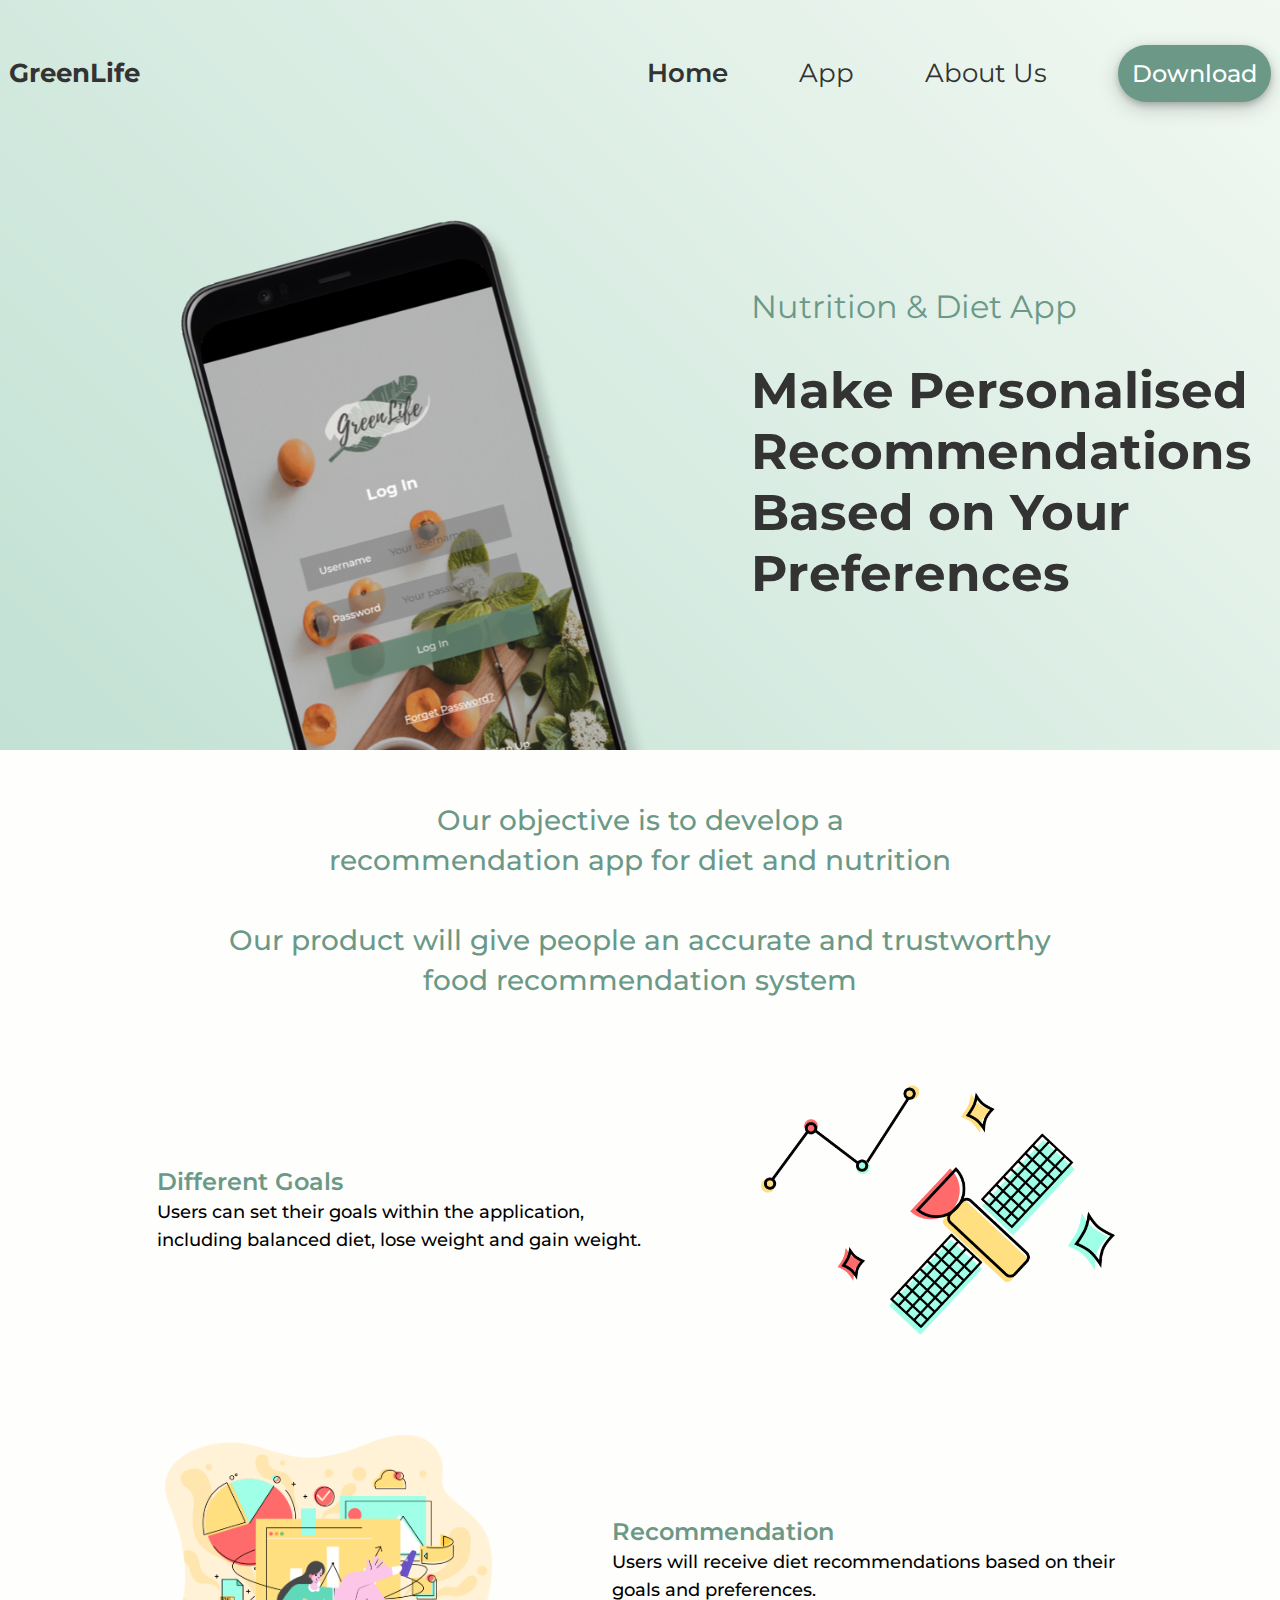
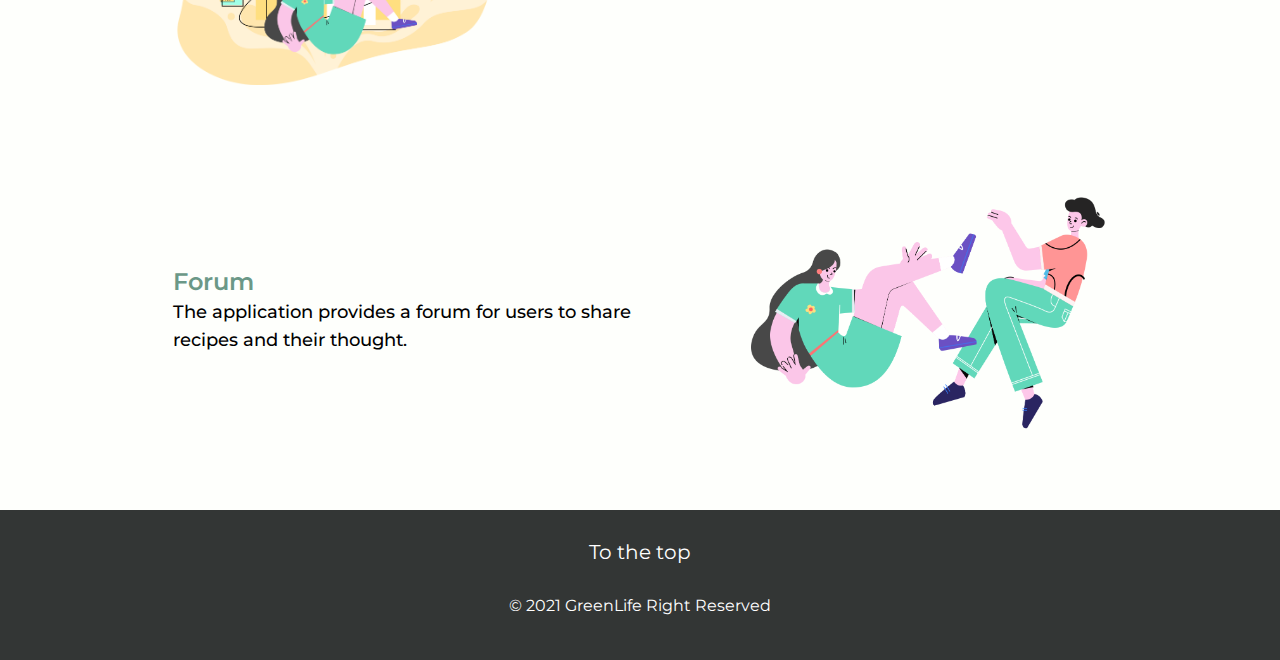
<file: index.html>
<!DOCTYPE html>
<html lang="en">

<head>
    <meta charset="UTF-8">
    <meta http-equiv="X-UA-Compatible" content="IE=edge">
    <meta name="viewport" content="width=device-width, initial-scale=1.0">
    <title>GreenLife - Home</title>
    <link rel="preconnect" href="https://fonts.googleapis.com"> 
    <link rel="preconnect" href="https://fonts.gstatic.com" crossorigin> 
    <link href="https://fonts.googleapis.com/css2?family=Montserrat:wght@300;400;500;600;700&display=swap" rel="stylesheet">
    <link rel="stylesheet" href="style.css">
</head>

<body>
    <div id="topSection">
        <nav name="top" class="topNav">
            <span id="productName"><a href="index.html">GreenLife</a></span>
            <span id="navTitle1" class="navTitles"><a href="index.html">Home</a></span>
            <span class="navTitles"><a href="app.html">App</a></span>
            <span class="navTitles"><a href="aboutus.html">About Us</a></span>
            <button id="download" class="navTitles" type="button" onclick="window.location.href='download.html'">Download</button>
        </nav>
        <div>
            <img id="headerImg" src="Image/img1.png" alt="">
            <div id="titleSection">
                <p class="subTitle">Nutrition & Diet App</p>
                <p class="mainTitle">
                    Make Personalised<br/>
                    Recommendations<br/>
                    Based on Your Preferences
                </p>
            </div>     
        </div>
    </div>
    <div class="bodySection">
        <p class="homeIntro">
            Our objective is to develop a <br>
            recommendation app for diet and nutrition <br><br>
            Our product will give people an accurate and trustworthy <br> 
            food recommendation system<br>
        </p>
        <div class="group1">
            <p>
                <span>Different Goals</span><br>
                Users can set their goals within the application, <br>
                including balanced diet, lose weight and gain weight.
            </p>
            <img src="Image/goal.png" alt="">
        </div>
       
        <div class="group2">
            <img src="Image/recommendation.png" alt="">
            <p>
                <span>Recommendation</span><br>
                Users will receive diet recommendations based on their <br>
                goals and preferences.
            </p>
            
        </div>
        <div class="group1">
            <p>
                <span>Forum</span><br>
                The application provides a forum for users to share <br>
                recipes and their thought.
                 
            </p>
            <img src="Image/forum.png" alt="">
        </div>
    </div>
    <div class="footer">
        <div><a class="goTop" href="#top">To the top</a></div>
        <p>&copy; 2021 GreenLife Right Reserved</p>
    </div>
</body>

</html>
</file>
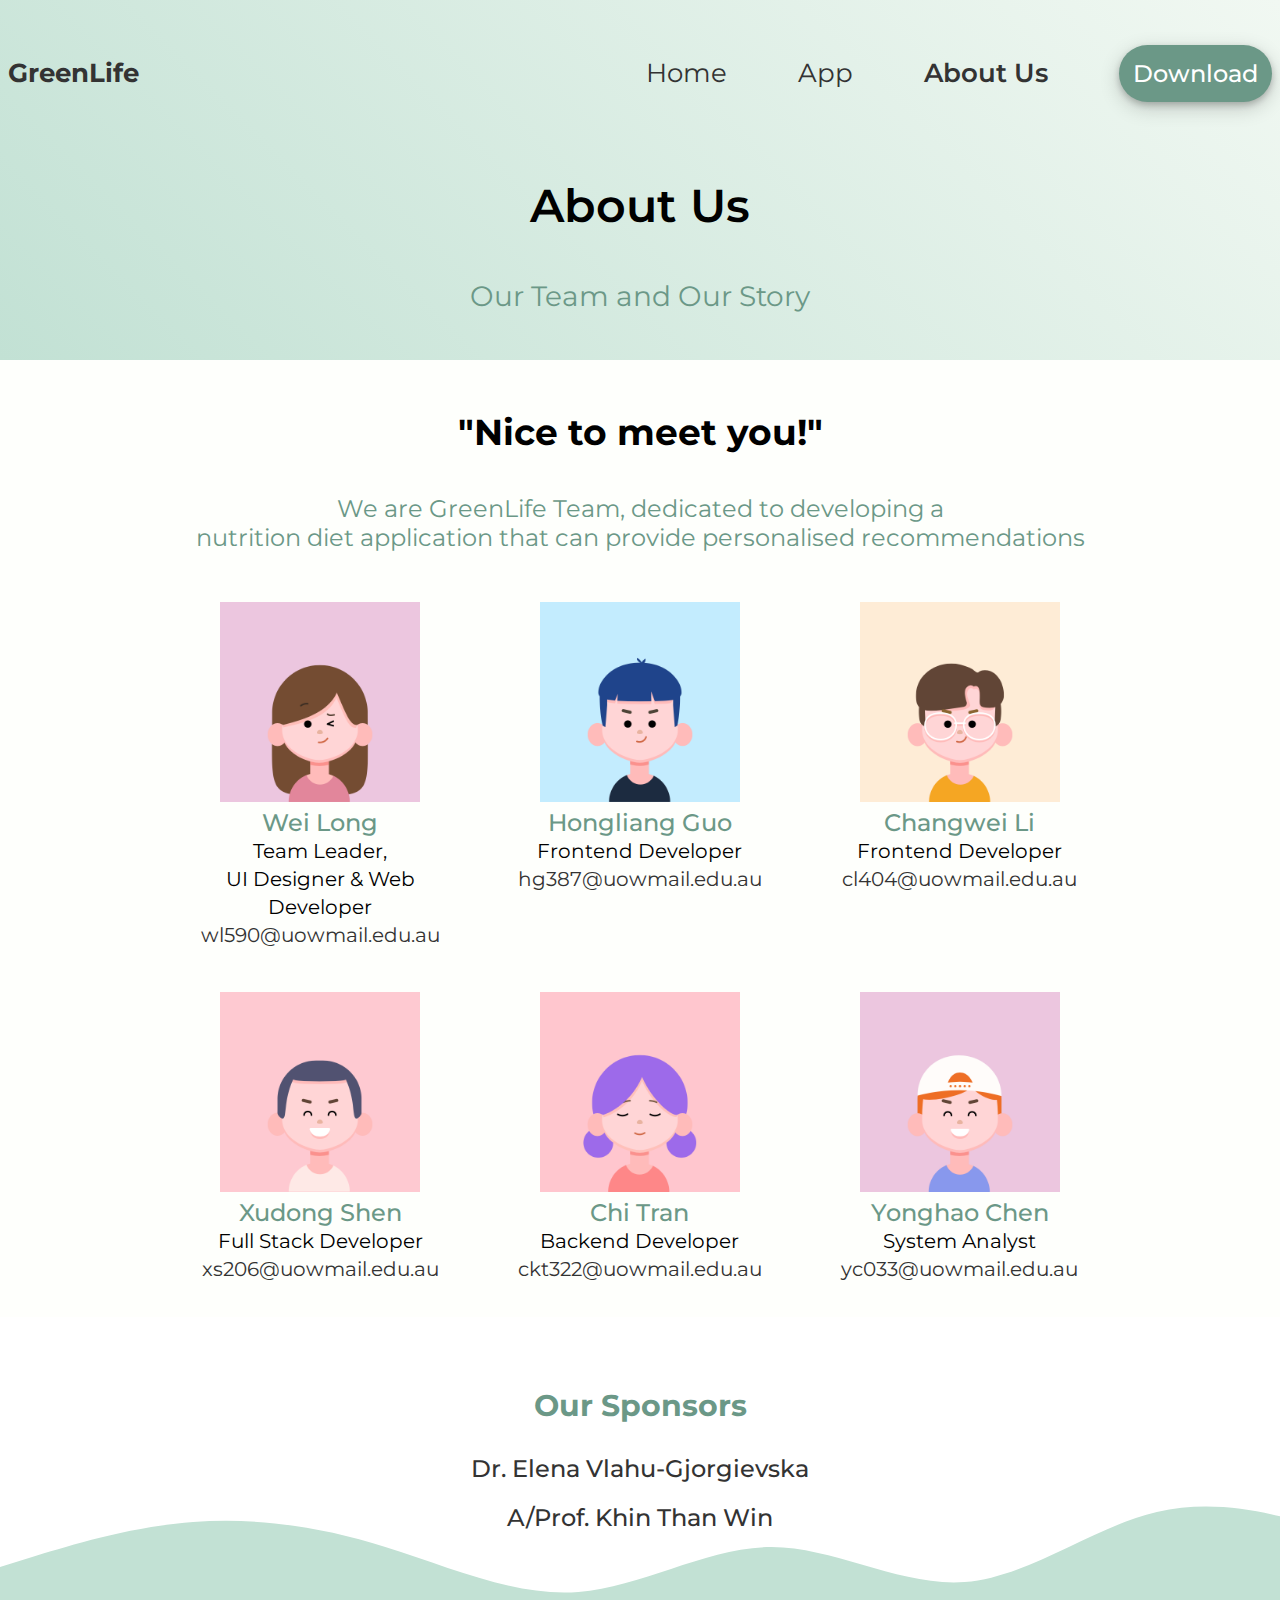
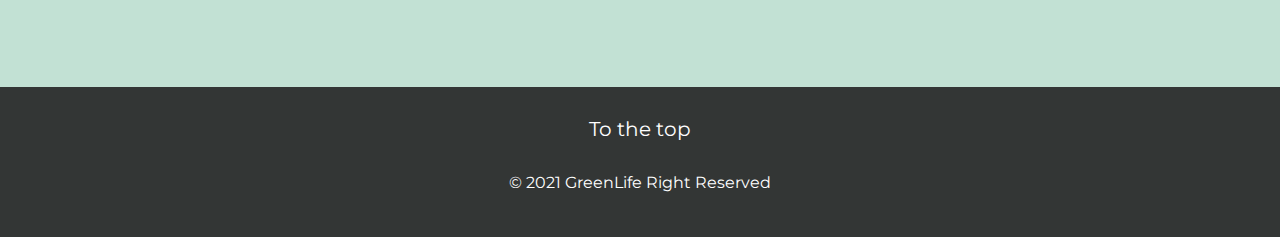
<file: aboutus.html>
<!DOCTYPE html>
<html lang="en">
<head>
    <meta charset="UTF-8">
    <meta http-equiv="X-UA-Compatible" content="IE=edge">
    <meta name="viewport" content="width=device-width, initial-scale=1.0">
    <title>GreenLife - About Us</title>
    <link rel="preconnect" href="https://fonts.googleapis.com"> 
    <link rel="preconnect" href="https://fonts.gstatic.com" crossorigin> 
    <link href="https://fonts.googleapis.com/css2?family=Montserrat:wght@300;400;500;600;700&display=swap" rel="stylesheet">
    <link rel="stylesheet" href="style.css">
</head>
<body>
    <!--Todo: add stakeholders information-->
    <div class="otherTopSection">
        <nav name="top" class="topNav">
            <span id="productName"><a href="index.html">GreenLife</a></span>
            <span id="othernavTitle1" class="navTitles"><a href="index.html">Home</a></span>
            <span class="navTitles"><a href="app.html">App</a></span>
            <span class="navTitles" id="highlight"><a href="aboutus.html">About Us</a></span>
            <button id="download" class="navTitles" type="button" onclick="window.location.href='download.html'">Download</button>
        </nav>
        <p class="pageTitle">About Us</p>
        <span class="pageSubtitle">Our Team and Our Story</span>
    </div>
    <div id="aboutusBody" class="otherBody">
        <p class="greating">"Nice to meet you!"</p>
        <p class="ourTeam">We are GreenLife Team, dedicated to developing a<br>
            nutrition diet application that can provide personalised recommendations</p>
        <div class="firstRow">
            <div class="member1">
                <img src="Image/wl.png" alt="">
                <p class="memberName">Wei Long</p>
                <p>Team Leader,<br>UI Designer & Web Developer</p>
                <p><a href="mailto:wl590@uowmail.edu.au">wl590@uowmail.edu.au</a></p>
            </div>
            <div class="member1">
                <img src="Image/gl.png" alt="">
                <p class="memberName">Hongliang Guo</p>
                <p>Frontend Developer</p>
                <p><a href="mailto:hg387@uowmail.edu.au">hg387@uowmail.edu.au</a></p>
            </div>
            <div class="member3">
                <img src="Image/cl.png" alt="">
                <p class="memberName">Changwei Li</p>
                <p>Frontend Developer</p>
                <p><a href="mailto:cl404@uowmail.edu.au">cl404@uowmail.edu.au</a></p>
            </div>
        </div>
        <div class="SecondRow">
            <div class="member4">
                <img src="Image/xs.png" alt="">
                <p class="memberName">Xudong Shen</p>
                <p>Full Stack Developer</p>
                <p><a href="mailto:xs206@uowmail.edu.au">xs206@uowmail.edu.au</a></p>
            </div>
            <div class="member4">
                <img src="Image/ct.png" alt="">
                <p class="memberName">Chi Tran</p>
                <p>Backend Developer</p>
                <p><a href="mailto:ckt322@uowmail.edu.au">ckt322@uowmail.edu.au</a></p>
            </div>
            <div class="member5">
                <img src="Image/c.png" alt="">
                <p class="memberName">Yonghao Chen</p>
                <p>System Analyst</p>
                <p><a href="mailto:yc033@uowmail.edu.au">yc033@uowmail.edu.au</a></p>
            </div>
        </div>
    </div>
    <div class="sponsorSec">
        <p class="ourSponsors">Our Sponsors</p>
        <p class="sponsorName">Dr. Elena Vlahu-Gjorgievska</p>
        <p class="sponsorName">A/Prof. Khin Than Win</p>
    </div>
    <div class="footer">
        <div><a class="goTop" href="#top">To the top</a></div>
        <p>&copy; 2021 GreenLife Right Reserved</p>
    </div>
</body>
</html>
</file>
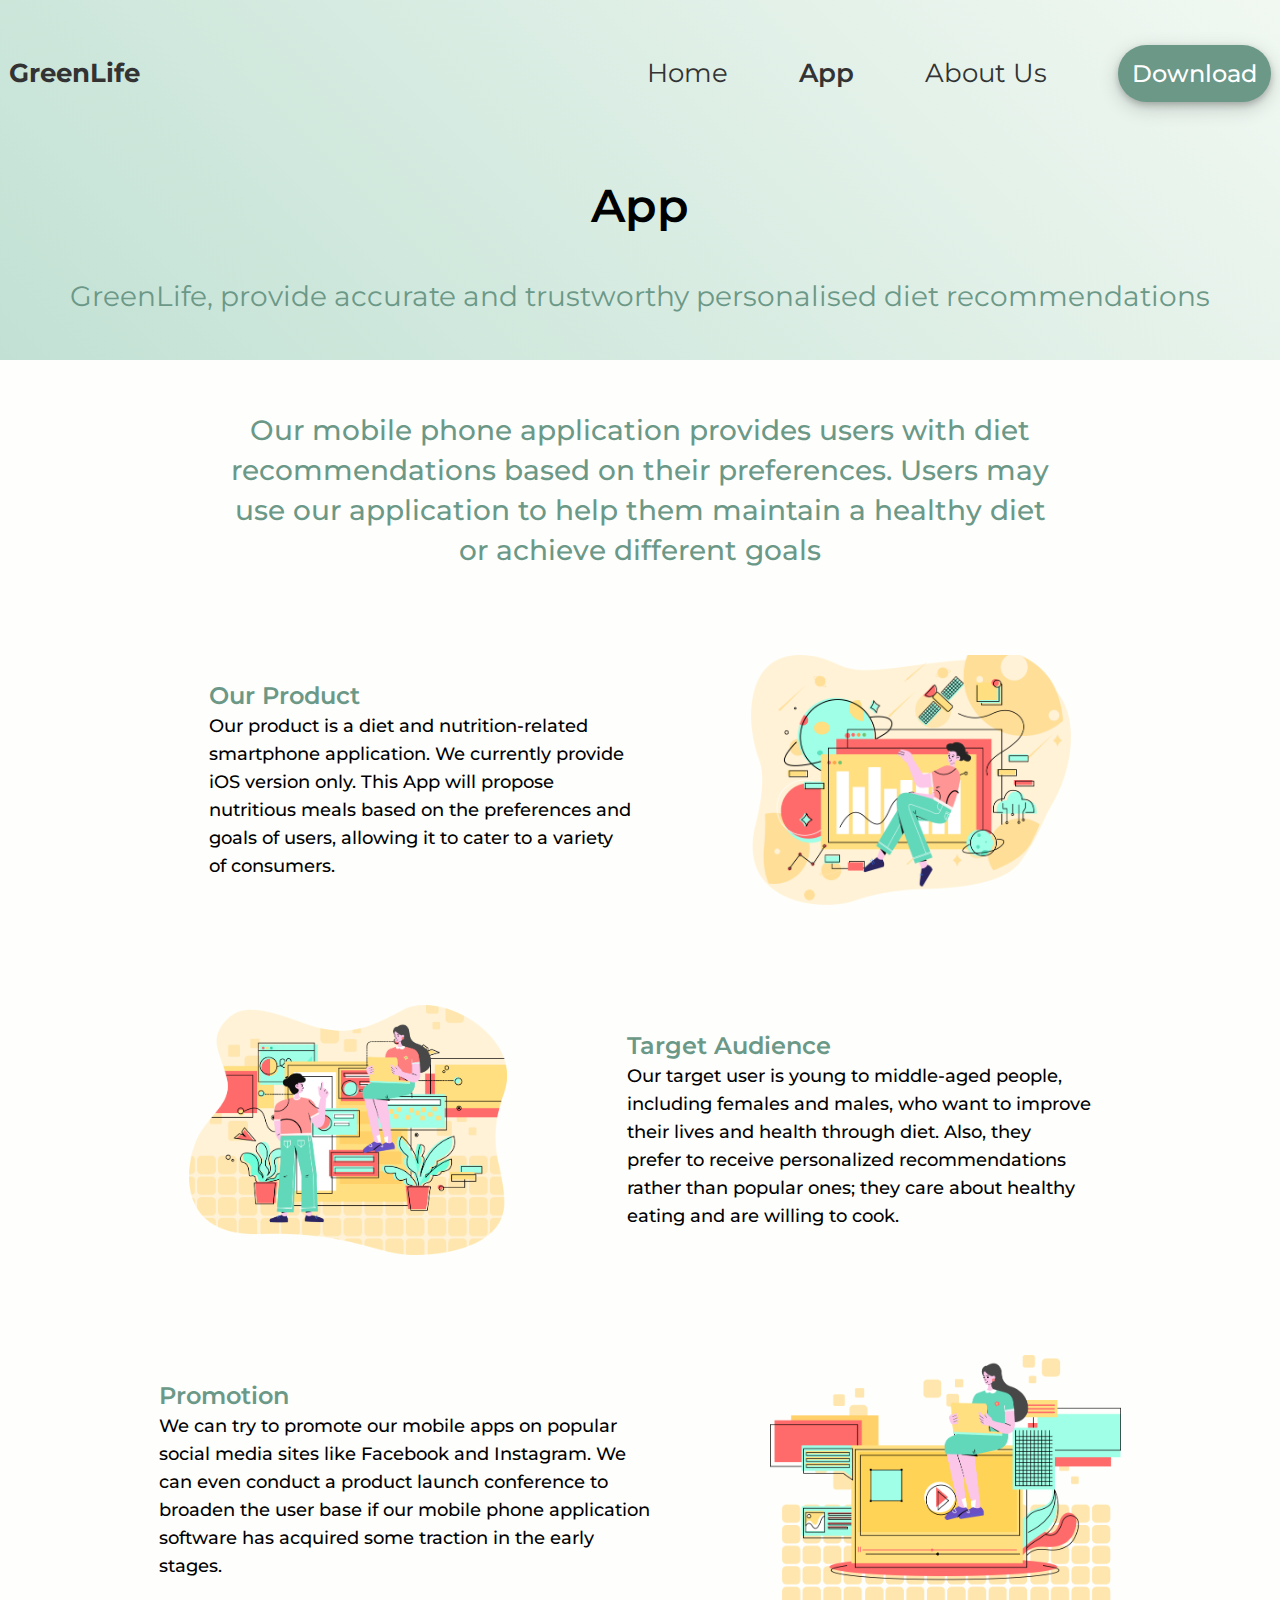
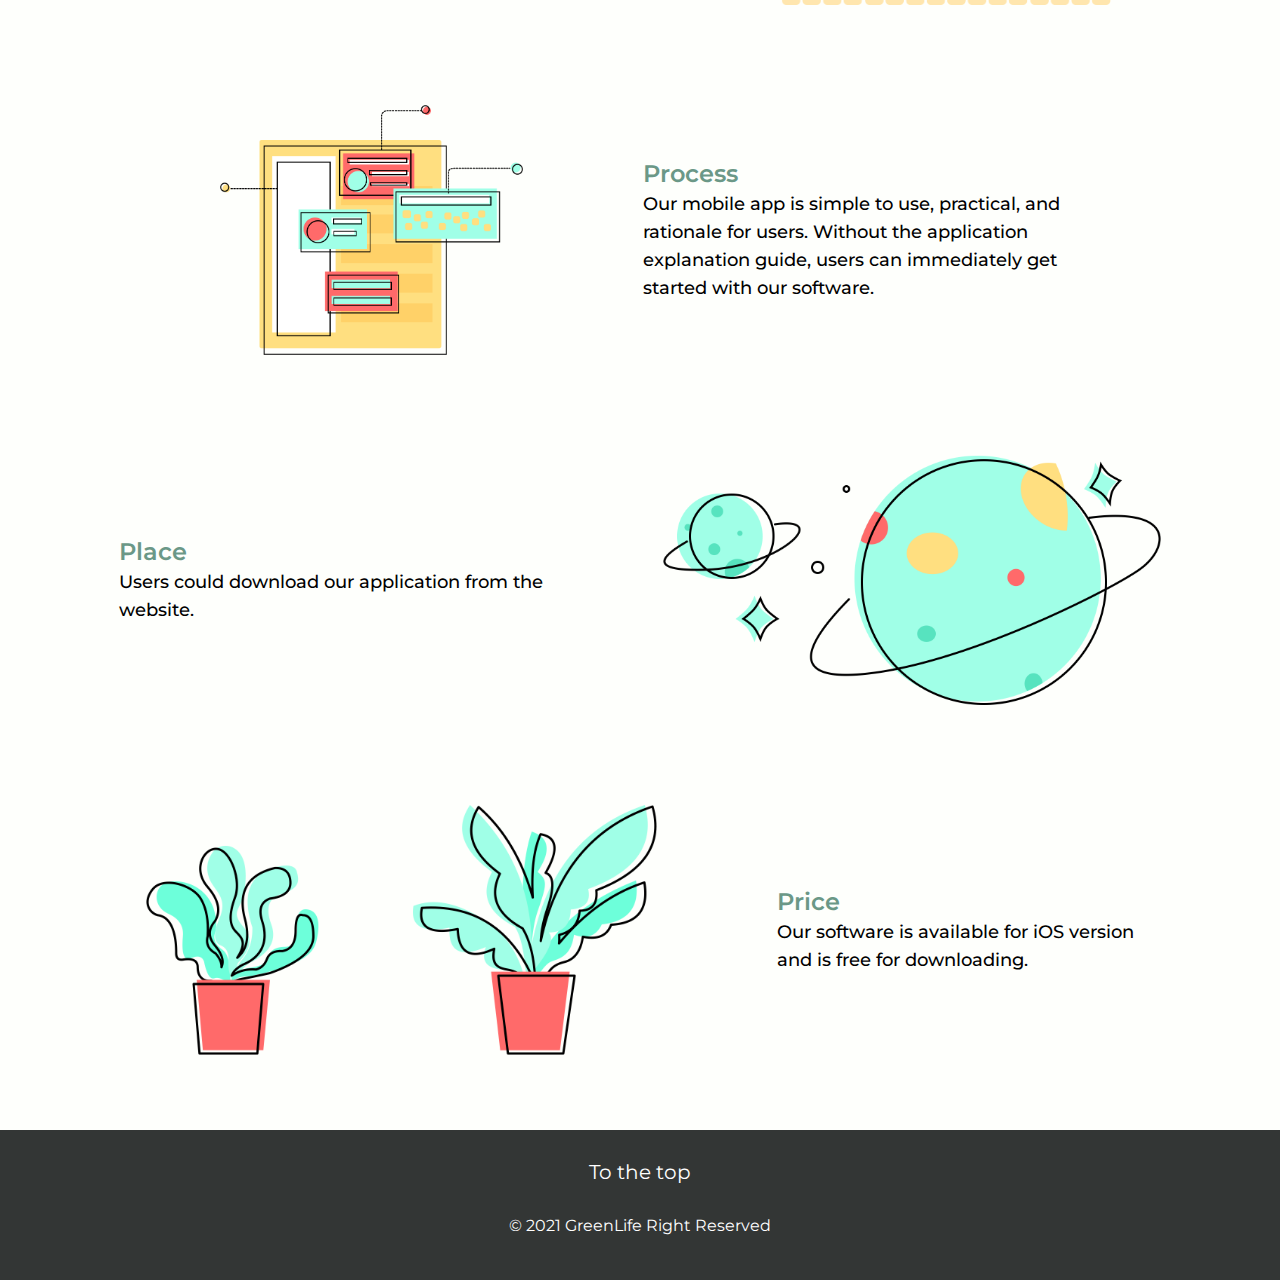
<file: app.html>
<!DOCTYPE html>
<html lang="en">
<head>
    <meta charset="UTF-8">
    <meta http-equiv="X-UA-Compatible" content="IE=edge">
    <meta name="viewport" content="width=device-width, initial-scale=1.0">
    <title>GreenLife - App</title>
    <link rel="preconnect" href="https://fonts.googleapis.com"> 
    <link rel="preconnect" href="https://fonts.gstatic.com" crossorigin> 
    <link href="https://fonts.googleapis.com/css2?family=Montserrat:wght@300;400;500;600;700&display=swap" rel="stylesheet">
    <link rel="stylesheet" href="style.css">
</head>
<body>
    <div class="otherTopSection">
        <nav name="top" class="topNav">
            <span id="productName"><a href="index.html">GreenLife</a></span>
            <span id="othernavTitle1" class="navTitles"><a href="index.html">Home</a></span>
            <span class="navTitles" id="highlight"><a href="app.html">App</a></span>
            <span class="navTitles"><a href="aboutus.html">About Us</a></span>
            <button id="download" class="navTitles" type="button" onclick="window.location.href='download.html'">Download</button>
        </nav>
        <p class="pageTitle">App</p>
        <span class="pageSubtitle">GreenLife, provide accurate and trustworthy personalised diet recommendations</span>
    </div>
    <div class="bodySection">
        <div class="homeIntro">
            <p>
                Our mobile phone application provides users with diet <br>
                recommendations based on their preferences. Users may <br>
                use our application to help them maintain a healthy diet <br> 
                or achieve different goals
            </p>
        </div>
        <div class="group1">
            <p>
                <span>Our Product</span> <br>
                Our product is a diet and nutrition-related <br> 
                smartphone application. We currently provide <br> 
                iOS version only. This App will propose <br> 
                nutritious meals based on the preferences and <br> 
                goals of users, allowing it to cater to a variety <br> 
                of consumers.
            </p>
            <img src="Image/product.png" alt="">
        </div>
        <div class="group2">
            <img src="Image/user.png" alt="">
            <p>
                <span>Target Audience</span> <br>
                Our target user is young to middle-aged people, <br> 
                including females and males, who want to improve <br> 
                their lives and health through diet. Also, they <br>
                prefer to receive personalized recommendations <br>
                rather than popular ones; they care about healthy <br> 
                eating and are willing to cook. 
            </p>
        </div>
        <div class="group1">
            <p>
                <span>Promotion</span> <br>
                We can try to promote our mobile apps on popular <br>
                social media sites like Facebook and Instagram. We <br>
                can even conduct a product launch conference to <br>
                broaden the user base if our mobile phone application <br>
                software has acquired some traction in the early <br>
                stages.
            </p>
            <img src="Image/promotion.png" alt="">
        </div>
        <div class="group2">
            <img src="Image/process.png" alt="">
            <p>
                <span>Process</span> <br>
                Our mobile app is simple to use, practical, and <br>
                rationale for users. Without the application <br>
                explanation guide, users can immediately get <br>
                started with our software.
            </p>
        </div>
        <div class="group1">
            <p>
                <span>Place</span> <br>
                Users could download our application from the <br>
                website.
            </p>
            <img src="Image/downloadM.png" alt="">
        </div>
        <div class="group2">
            <img src="Image/price.png" alt="">
            <p>
                <span>Price</span> <br>
                Our software is available for iOS version <br> 
                and is free for downloading.
            </p>
        </div>
    </div>
    <div class="footer">
        <div><a class="goTop" href="#top">To the top</a></div>
        <p>&copy; 2021 GreenLife Right Reserved</p>
    </div>
</body>
</html>
</file>
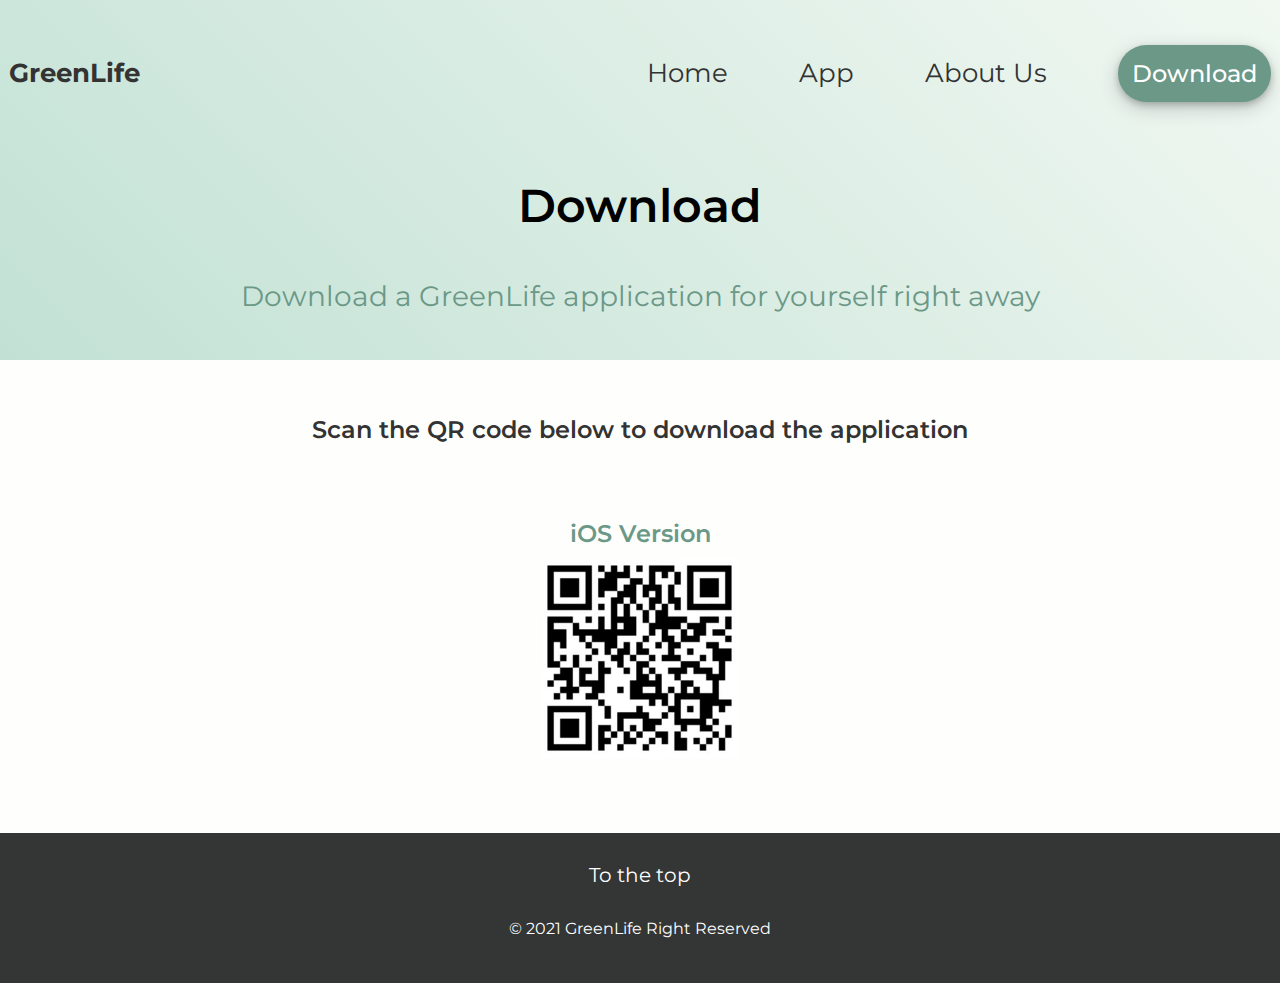
<file: download.html>
<!DOCTYPE html>
<html lang="en">
<head>
    <meta charset="UTF-8">
    <meta http-equiv="X-UA-Compatible" content="IE=edge">
    <meta name="viewport" content="width=device-width, initial-scale=1.0">
    <title>GreenLife - Download</title>
    <link rel="preconnect" href="https://fonts.googleapis.com"> 
    <link rel="preconnect" href="https://fonts.gstatic.com" crossorigin> 
    <link href="https://fonts.googleapis.com/css2?family=Montserrat:wght@300;400;500;600;700&display=swap" rel="stylesheet">
    <link rel="stylesheet" href="style.css">
</head>
<body>
    <!--Todo: add QR code-->
    <div class="otherTopSection">
        <nav name="top" class="topNav">
            <span id="productName"><a href="index.html">GreenLife</a></span>
            <span id="othernavTitle1" class="navTitles"><a href="index.html">Home</a></span>
            <span class="navTitles"><a href="app.html">App</a></span>
            <span class="navTitles"><a href="aboutus.html">About Us</a></span>
            <button id="download" class="navTitles" type="button" onclick="window.location.href='download.html'">Download</button>
        </nav>
        <p class="pageTitle">Download</p>
        <span class="pageSubtitle">Download a GreenLife application for yourself right away</span>
    </div>

    <div class="otherBody">
        <p id="downloadIntro" class="ourTeam">Scan the QR code below to download the application</p>
        <div id="downloadBody" >         
    
            <div id="ios" class="ver">
                <p class="versionTitle">iOS Version</p>
                <img src="Image/iOSdownload.jpeg" alt="">
            </div>
        </div>
    </div>
    <div class="footer">
        <div><a class="goTop" href="#top">To the top</a></div>
        <p>&copy; 2021 GreenLife Right Reserved</p>
    </div>
</body>
</html>
</file>
<file: style.css>
*,
*:before,
*:after {
    margin: 0;
    padding: 0;
    box-sizing: border-box;
    -moz-box-sizing: border-box;
    -webkit-box-sizing: border-box;
}

body {
    font-family: 'Montserrat';
}

a {
    text-decoration: none;
    color: #333333;
}

a:hover {
    color: #6B9887;
}

#topSection {
    height: 750px;
    width: 100%;
    background: #C2E1D4;
    background: -webkit-linear-gradient(-135deg, #F1F8F2, #C2E1D4);
    background: linear-gradient(-135deg,#F1F8F2, #C2E1D4);
    overflow: hidden;
}

.otherTopSection {
    width: 100%;
    height: 360px;
    background: #C2E1D4;
    background: -webkit-linear-gradient(-135deg, #F1F8F2, #C2E1D4);
    background: linear-gradient(-135deg,#F1F8F2, #C2E1D4);
    text-align: center;
}

.topNav {
    font-size: 26px;
    padding-top: 45px;
    width: 100%;
    color: #333333;
    margin: 0 auto;
    display: inline-block;
    text-align: center;
}

#productName {
    font-weight: 700;
}

#headerImg {
    padding-left: 10%;
    padding-top: 35px;
    float: left;
    transform:scale(0.85);
    -ms-transform:scale(0.85);
    -webkit-transform:scale(0.85);
    -o-transform:scale(0.85);
    -moz-transform:scale(0.85);
}

#titleSection {
    padding-top: 185px;
    padding-left: 51%;
}

.subTitle {
    font-weight: 400;
    font-size: 32px;
    color: #6B9887;
    padding-bottom: 34px ;
}

.mainTitle {
    font-weight: 700;
    font-size: 50px;
    color: #333333;
}

.pageTitle {
    font-weight: 600;
    font-size: 46px;
    padding-top: 75px;
    padding-bottom: 45px;
    text-align: center;
}

.pageSubtitle {
    font-weight: 400;
    font-size: 28px;
    color: #6B9887;
}

#navTitle1 {
    padding-left: 39%;
    font-weight: 600;
}

#othernavTitle1 {
    padding-left: 39%;
}

#highlight {
    font-weight: 600;
}

.navTitles {
    padding-right: 5%;
}

#download {
    background-color: #6B9887;
    color: #ffffff;
    border: none;
    border-radius: 40px;
    font-size: 24px;
    text-align: center;
    text-decoration: none;
    font-family: 'Montserrat';
    padding: 14px;
    font-weight: 500;
    box-shadow: 0 3px 6px 0 rgba(0, 0, 0, 0.2), 0 6px 20px 0 rgba(0, 0, 0, 0.19);
}

#otherdownload {
    background-color: #6B9887;
    color: #ffffff;
    border: none;
    border-radius: 40px;
    text-align: center;
    text-decoration: none;
    font-family: 'Montserrat';
    font-weight: 500;
    box-shadow: 0 3px 6px 0 rgba(0, 0, 0, 0.2), 0 6px 20px 0 rgba(0, 0, 0, 0.19);
    font-size: 22px;
    padding: 10px;
}

#download:hover {
    background-color: #558D77;
}

.bodySection {
    width: 100%;
    height: auto;
    background-color: #FEFFFC;
    text-align: center;
}

.otherBody {
    width: 100%;
    background-color: #FEFFFC;
    height: auto;
    text-align: center;
    padding-bottom: 70px;
}

#aboutusBody {
    height: auto;
    text-align: center;
}

.greating {
    font-size: 36px;
    font-weight: 700;
    padding-top: 50px;
    padding-bottom: 40px;
}

.homeIntro {
    font-size: 28px;
    font-weight: 500;
    padding-top: 50px;
    padding-bottom: 60px;
    color: #6B9887;
    line-height: 40px;
}

.group1, .group2 {
    height: 350px;
    display: flex;            
    display: -webkit-flex;            
    justify-content: center;            
    align-items: center; 
    padding-bottom: 50px;
    font-size: 18px;
    font-weight: 500;
    text-align: left;
    line-height: 28px;
}

.bodySection span {
    font-size: 24px;
    color: #6B9887;
    line-height: 30px;
    font-weight: 600;
    padding-bottom: 20px;
}

.group1 img {
    margin-left: 120px;
    height: 100%;
}



.group2 p {
    margin-left: 120px;
}

.firstRow {
    height: 300px;
    font-size: 20px;
    display: flex;            
    display: -webkit-flex;            
    justify-content: center;            
    align-items: center; 
    margin-bottom: 45px;
}

.member1 {
    height: 100%;
    width: 23%;
    float: left;
    margin-right: 2%;
    line-height: 28px;
}

.member3 {
    height: 100%;
    width: 23%;
    float: left;
    line-height: 28px;
}

.SecondRow {
    height: 300px;
    font-size: 20px;
    display: flex;            
    display: -webkit-flex;            
    justify-content: center;            
    align-items: center; 
    padding-top: 45px;
    padding-bottom: 45px;
}

.member4 {
    height: 100%;
    width: 23%;
    float: left;
    margin-right: 2%;
    line-height: 28px;
}

.member5 {
    height: 100%;
    width: 23%;
    float: left;
    line-height: 28px;
}

.firstRow img {
    height: 200px;
    width: 200px;
}

.SecondRow img {
    height: 200px;
    width: 200px;
}

.bodySection img {
    height: 250px;
}

.memberName {
    color: #6B9887;
    font-size: 24px;
    font-weight: 500;
}

.sponsorName {
    color: #333333;
    font-size: 24px;
    font-weight: 500;
    padding-bottom: 20px;
}

.ourSponsors {
    color: #6B9887;
    font-size: 30px;
    font-weight: 700;
    padding-bottom: 30px;
}

.versionTitle {
    color: #6B9887;
    font-size: 24px;
    font-weight: 600;
    padding-bottom: 10px;
}

.footer {
    height: 150px;
    width: 100%;
    background-color: #333635;
    color: #ffffff;
    text-align: center;
}

.goTop {
    z-index: 99;
    color: #ffffff;
    font-size: 20px;
}

div .goTop {
    display: flex;
    align-items: center;
    justify-content: center;
    padding-top: 30px;
    padding-bottom: 32px;
}

.ourTeam {
    font-size: 24px;
    color: #6B9887;
    font-weight: 400;
    padding-bottom: 50px;
}

.ver img {
    width: 200px;
    height: 200px;
}

.ver {
    font-size: 18px;
    font-weight: 500;
    padding-top: 25px;
}

#downloadicon1, #downloadicon2 {
    width: 22px;
    height: 22px;
    padding-right: 5px;
    display: inline;
}

#downloadBody {
    display: flex;            
    display: -webkit-flex;            
    justify-content: center;            
    align-items: center;
}

#an {
    float: left;
    margin-right: 7%;
}

#downloadIntro {
    display: block;
    width: 100%;
    padding-top: 55px;
    color: #333333;
    font-weight: 600;
}

.sponsorSec{
    width: 100%;
    margin-top: 70px;
    background-image: url("Image/wave.svg");
    height: 300px;
    text-align: center;
    background-size: cover;
}
</file>
